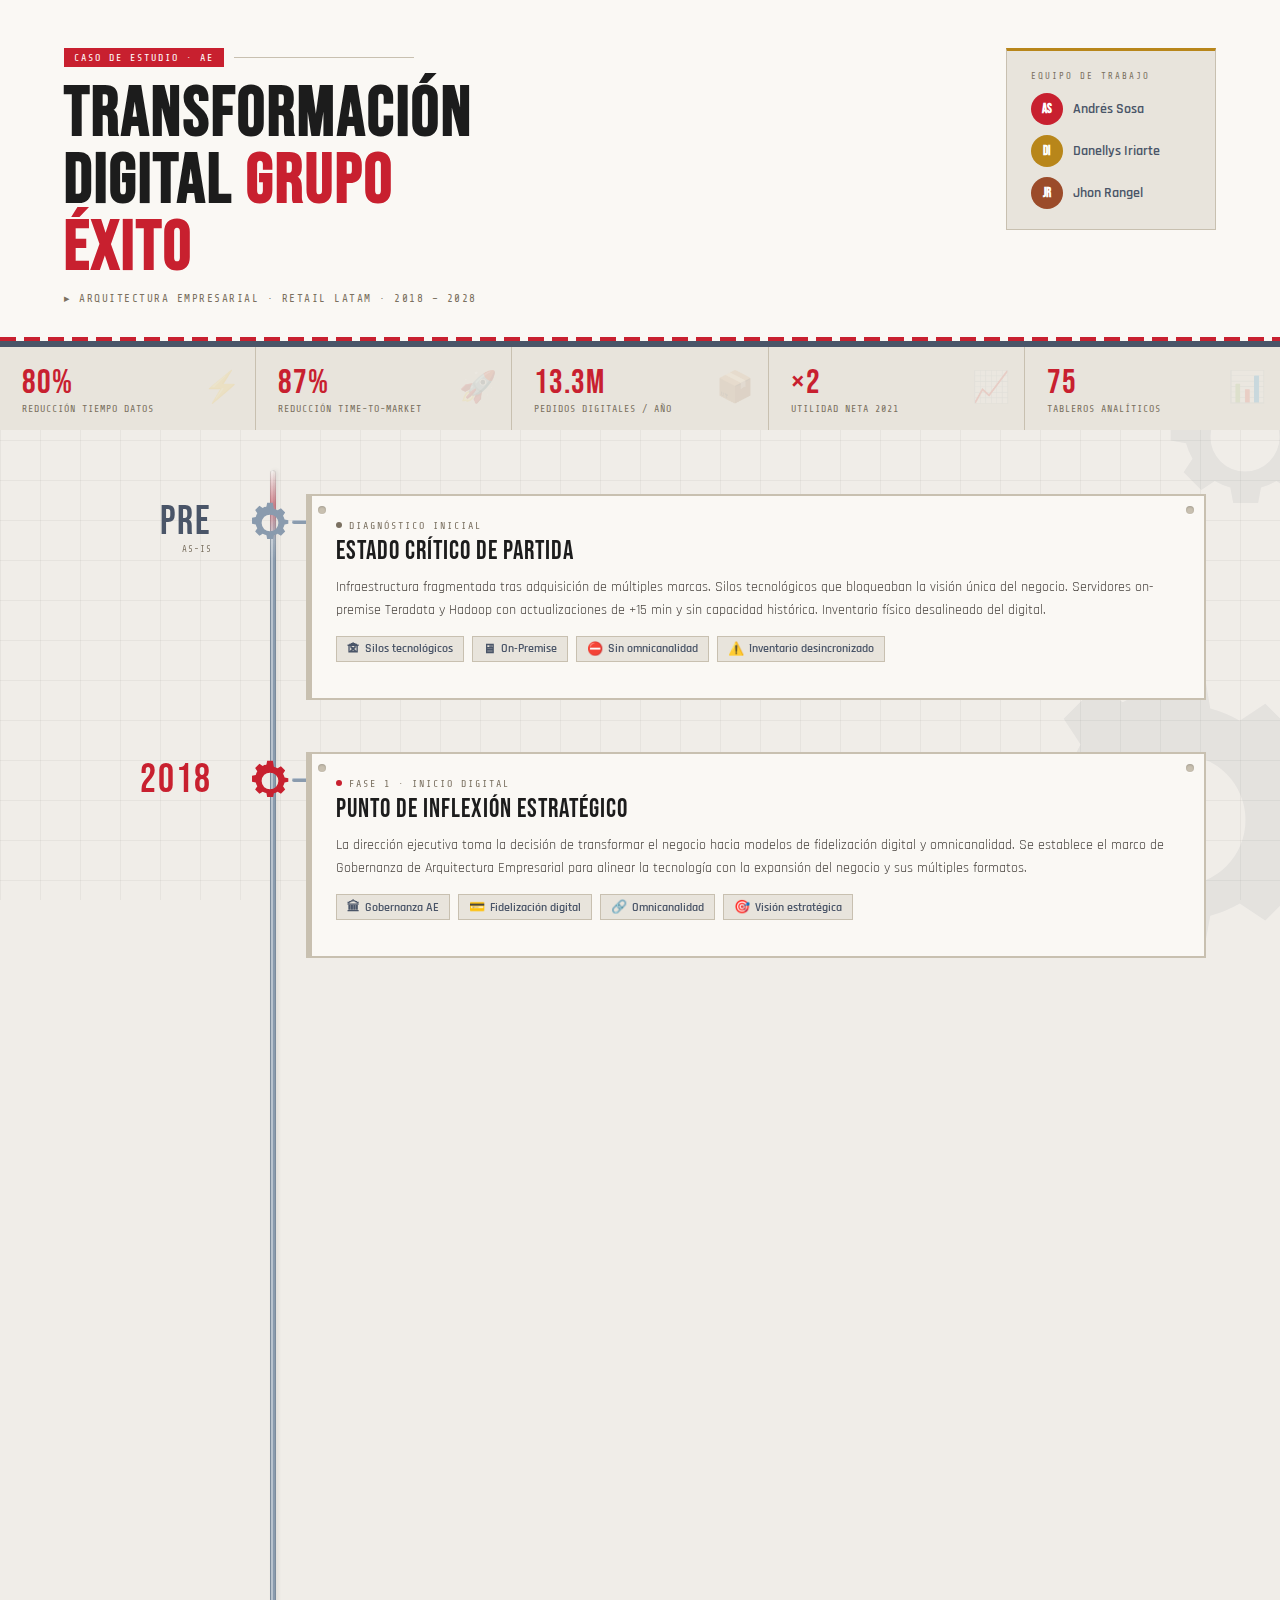
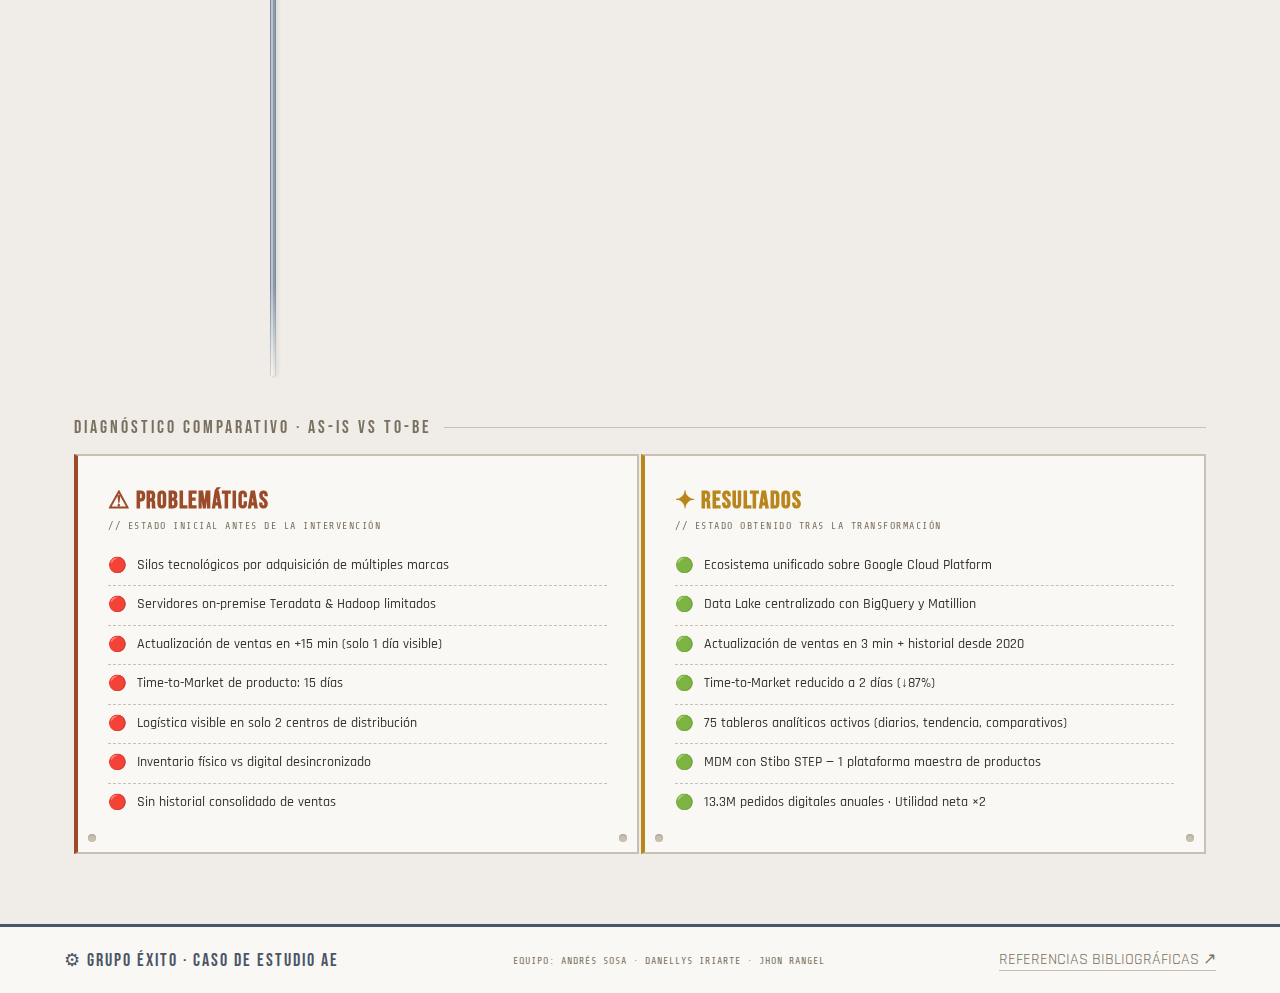
<file: index.html>
<!DOCTYPE html>
<html lang="es">
<head>
<meta charset="UTF-8">
<meta name="viewport" content="width=device-width, initial-scale=1.0">
  <title>Línea del Tiempo — Grupo Éxito</title>
  
  <!-- GOOGLE FONTS -->
  <link href="https://fonts.googleapis.com/css2?family=Bebas+Neue&family=Rajdhani:wght@400;500;600;700&family=Share+Tech+Mono&display=swap" rel="stylesheet">
  
  <!-- STYLES -->
  <link rel="stylesheet" href="styles.css">

  <!-- FAVICON -->
  <link rel="icon" type="image/svg+xml" href="favicon.svg">

</head>
<body>

<!-- DECORATIVE COGS (background) -->
<div class="cog-bg cog-tl">
  <svg class="spin-cw" width="280" height="280" viewBox="0 0 100 100">
    <path fill="#4A5568" d="M43.8 5.8l-1.5 8.1a34.5 34.5 0 0 0-8.2 3.4L27 12.6l-9.3 9.3 4.7 7.1a34.5 34.5 0 0 0-3.4 8.2l-8.1 1.5v13.1l8.1 1.5a34.5 34.5 0 0 0 3.4 8.2l-4.7 7.1 9.3 9.3 7.1-4.7a34.5 34.5 0 0 0 8.2 3.4l1.5 8.1h13.1l1.5-8.1a34.5 34.5 0 0 0 8.2-3.4l7.1 4.7 9.3-9.3-4.7-7.1a34.5 34.5 0 0 0 3.4-8.2l8.1-1.5V43.8l-8.1-1.5a34.5 34.5 0 0 0-3.4-8.2l4.7-7.1-9.3-9.3-7.1 4.7a34.5 34.5 0 0 0-8.2-3.4L56.2 5.8H43.8zm6.2 26a18.2 18.2 0 1 1 0 36.4A18.2 18.2 0 0 1 50 31.8z"/>
  </svg>
</div>
<div class="cog-bg cog-br">
  <svg class="spin-ccw" width="360" height="360" viewBox="0 0 100 100">
    <path fill="#4A5568" d="M43.8 5.8l-1.5 8.1a34.5 34.5 0 0 0-8.2 3.4L27 12.6l-9.3 9.3 4.7 7.1a34.5 34.5 0 0 0-3.4 8.2l-8.1 1.5v13.1l8.1 1.5a34.5 34.5 0 0 0 3.4 8.2l-4.7 7.1 9.3 9.3 7.1-4.7a34.5 34.5 0 0 0 8.2 3.4l1.5 8.1h13.1l1.5-8.1a34.5 34.5 0 0 0 8.2-3.4l7.1 4.7 9.3-9.3-4.7-7.1a34.5 34.5 0 0 0 3.4-8.2l8.1-1.5V43.8l-8.1-1.5a34.5 34.5 0 0 0-3.4-8.2l4.7-7.1-9.3-9.3-7.1 4.7a34.5 34.5 0 0 0-8.2-3.4L56.2 5.8H43.8zm6.2 26a18.2 18.2 0 1 1 0 36.4A18.2 18.2 0 0 1 50 31.8z"/>
  </svg>
</div>
<div class="cog-bg cog-mid">
  <svg class="spin-cw" width="190" height="190" viewBox="0 0 100 100">
    <path fill="#4A5568" d="M43.8 5.8l-1.5 8.1a34.5 34.5 0 0 0-8.2 3.4L27 12.6l-9.3 9.3 4.7 7.1a34.5 34.5 0 0 0-3.4 8.2l-8.1 1.5v13.1l8.1 1.5a34.5 34.5 0 0 0 3.4 8.2l-4.7 7.1 9.3 9.3 7.1-4.7a34.5 34.5 0 0 0 8.2 3.4l1.5 8.1h13.1l1.5-8.1a34.5 34.5 0 0 0 8.2-3.4l7.1 4.7 9.3-9.3-4.7-7.1a34.5 34.5 0 0 0 3.4-8.2l8.1-1.5V43.8l-8.1-1.5a34.5 34.5 0 0 0-3.4-8.2l4.7-7.1-9.3-9.3-7.1 4.7a34.5 34.5 0 0 0-8.2-3.4L56.2 5.8H43.8zm6.2 26a18.2 18.2 0 1 1 0 36.4A18.2 18.2 0 0 1 50 31.8z"/>
  </svg>
</div>

<!-- TICKER -->
<!-- <div class="ticker-bar">
  <div class="ticker-inner">
    <span>ARQUITECTURA EMPRESARIAL</span><span class="ticker-sep">◆</span>
    <span>GRUPO ÉXITO S.A.</span><span class="ticker-sep">◆</span>
    <span>TRANSFORMACIÓN DIGITAL 2018–2028</span><span class="ticker-sep">◆</span>
    <span>GOOGLE CLOUD PLATFORM</span><span class="ticker-sep">◆</span>
    <span>MASTER DATA MANAGEMENT</span><span class="ticker-sep">◆</span>
    <span>OMNICANALIDAD</span><span class="ticker-sep">◆</span>
    <span>DATA LAKE · BIGQUERY · MATILLION</span><span class="ticker-sep">◆</span>
    <span>UTILIDAD NETA ×2</span><span class="ticker-sep">◆</span>
    <span>13.3M PEDIDOS DIGITALES</span><span class="ticker-sep">◆</span>
    <span>ARQUITECTURA EMPRESARIAL</span><span class="ticker-sep">◆</span>
    <span>GRUPO ÉXITO S.A.</span><span class="ticker-sep">◆</span>
    <span>TRANSFORMACIÓN DIGITAL 2018–2028</span><span class="ticker-sep">◆</span>
    <span>GOOGLE CLOUD PLATFORM</span><span class="ticker-sep">◆</span>
    <span>MASTER DATA MANAGEMENT</span><span class="ticker-sep">◆</span>
    <span>OMNICANALIDAD</span><span class="ticker-sep">◆</span>
    <span>DATA LAKE · BIGQUERY · MATILLION</span><span class="ticker-sep">◆</span>
    <span>UTILIDAD NETA ×2</span><span class="ticker-sep">◆</span>
    <span>13.3M PEDIDOS DIGITALES</span><span class="ticker-sep">◆</span>
  </div>
</div> -->

<!-- HEADER -->
<header>
  <div class="header-top">
    <div>
      <div class="badge-row">
        <div class="badge">CASO DE ESTUDIO · AE</div>
        <div class="badge-line"></div>
      </div>
      <h1>TRANSFORMACIÓN<br>DIGITAL <span class="accent">GRUPO<br>ÉXITO</span></h1>
      <div class="header-sub">▸ ARQUITECTURA EMPRESARIAL · RETAIL LATAM · 2018 – 2028</div>
    </div>
    <div class="team-box">
      <div class="team-label"> EQUIPO DE TRABAJO</div>
      <div class="team-member"><div class="avatar av-r">AS</div>Andrés Sosa</div>
      <div class="team-member"><div class="avatar av-g">DI</div>Danellys Iriarte</div>
      <div class="team-member"><div class="avatar av-s">JR</div>Jhon Rangel</div>
    </div>
  </div>
</header>

<!-- STAT BAR -->
<div class="stat-bar">
  <div class="stat-item"><div class="stat-num">80%</div><div class="stat-desc">REDUCCIÓN TIEMPO DATOS</div><div class="stat-icon">⚡</div></div>
  <div class="stat-item"><div class="stat-num">87%</div><div class="stat-desc">REDUCCIÓN TIME-TO-MARKET</div><div class="stat-icon">🚀</div></div>
  <div class="stat-item"><div class="stat-num">13.3M</div><div class="stat-desc">PEDIDOS DIGITALES / AÑO</div><div class="stat-icon">📦</div></div>
  <div class="stat-item"><div class="stat-num">×2</div><div class="stat-desc">UTILIDAD NETA 2021</div><div class="stat-icon">📈</div></div>
  <div class="stat-item"><div class="stat-num">75</div><div class="stat-desc">TABLEROS ANALÍTICOS</div><div class="stat-icon">📊</div></div>
</div>

<!-- TIMELINE -->
<div class="timeline-outer">
  <div class="pipe-track"><div class="pipe-flow"></div></div>

  <!-- AS-IS -->
  <div class="entry neutral-entry">
    <div class="year-col"><div class="year">PRE</div><div class="yr-sub">AS-IS</div></div>
    <div class="node-col">
      <div class="cog-node"><svg width="46" height="46" viewBox="0 0 100 100"><path fill="#8A9BAE" d="M43.8 5.8l-1.5 8.1a34.5 34.5 0 0 0-8.2 3.4L27 12.6l-9.3 9.3 4.7 7.1a34.5 34.5 0 0 0-3.4 8.2l-8.1 1.5v13.1l8.1 1.5a34.5 34.5 0 0 0 3.4 8.2l-4.7 7.1 9.3 9.3 7.1-4.7a34.5 34.5 0 0 0 8.2 3.4l1.5 8.1h13.1l1.5-8.1a34.5 34.5 0 0 0 8.2-3.4l7.1 4.7 9.3-9.3-4.7-7.1a34.5 34.5 0 0 0 3.4-8.2l8.1-1.5V43.8l-8.1-1.5a34.5 34.5 0 0 0-3.4-8.2l4.7-7.1-9.3-9.3-7.1 4.7a34.5 34.5 0 0 0-8.2-3.4L56.2 5.8H43.8zm6.2 26a18.2 18.2 0 1 1 0 36.4A18.2 18.2 0 0 1 50 31.8z"/></svg></div>
      <div class="h-pipe"></div>
    </div>
    <div class="card">
      <div class="accent-bar"></div>
      <div class="card-phase"><span class="pdot"></span>DIAGNÓSTICO INICIAL</div>
      <div class="card-title">Estado Crítico de Partida</div>
      <div class="card-body">Infraestructura fragmentada tras adquisición de múltiples marcas. Silos tecnológicos que bloqueaban la visión única del negocio. Servidores on-premise Teradata y Hadoop con actualizaciones de +15 min y sin capacidad histórica. Inventario físico desalineado del digital.</div>
      <div class="icon-strip">
        <div class="icon-chip"><span class="chip-icon">🏚</span> Silos tecnológicos</div>
        <div class="icon-chip"><span class="chip-icon">🖥</span> On-Premise</div>
        <div class="icon-chip"><span class="chip-icon">⛔</span> Sin omnicanalidad</div>
        <div class="icon-chip"><span class="chip-icon">⚠️</span> Inventario desincronizado</div>
      </div>
    </div>
  </div>

  <!-- 2018 -->
  <div class="entry">
    <div class="year-col"><div class="year red">2018</div></div>
    <div class="node-col">
      <div class="cog-node"><svg width="46" height="46" viewBox="0 0 100 100"><path fill="#C8202F" d="M43.8 5.8l-1.5 8.1a34.5 34.5 0 0 0-8.2 3.4L27 12.6l-9.3 9.3 4.7 7.1a34.5 34.5 0 0 0-3.4 8.2l-8.1 1.5v13.1l8.1 1.5a34.5 34.5 0 0 0 3.4 8.2l-4.7 7.1 9.3 9.3 7.1-4.7a34.5 34.5 0 0 0 8.2 3.4l1.5 8.1h13.1l1.5-8.1a34.5 34.5 0 0 0 8.2-3.4l7.1 4.7 9.3-9.3-4.7-7.1a34.5 34.5 0 0 0 3.4-8.2l8.1-1.5V43.8l-8.1-1.5a34.5 34.5 0 0 0-3.4-8.2l4.7-7.1-9.3-9.3-7.1 4.7a34.5 34.5 0 0 0-8.2-3.4L56.2 5.8H43.8zm6.2 26a18.2 18.2 0 1 1 0 36.4A18.2 18.2 0 0 1 50 31.8z"/></svg></div>
      <div class="h-pipe"></div>
    </div>
    <div class="card">
      <div class="accent-bar"></div>
      <div class="card-phase"><span class="pdot"></span>FASE 1 · INICIO DIGITAL</div>
      <div class="card-title">Punto de Inflexión Estratégico</div>
      <div class="card-body">La dirección ejecutiva toma la decisión de transformar el negocio hacia modelos de fidelización digital y omnicanalidad. Se establece el marco de Gobernanza de Arquitectura Empresarial para alinear la tecnología con la expansión del negocio y sus múltiples formatos.</div>
      <div class="icon-strip">
        <div class="icon-chip"><span class="chip-icon">🏛</span> Gobernanza AE</div>
        <div class="icon-chip"><span class="chip-icon">💳</span> Fidelización digital</div>
        <div class="icon-chip"><span class="chip-icon">🔗</span> Omnicanalidad</div>
        <div class="icon-chip"><span class="chip-icon">🎯</span> Visión estratégica</div>
      </div>
    </div>
  </div>

  <!-- 2019-2020 -->
  <div class="entry">
    <div class="year-col"><div class="year red">2019</div><div class="yr-sub">— 2020</div></div>
    <div class="node-col">
      <div class="cog-node"><svg width="46" height="46" viewBox="0 0 100 100"><path fill="#C8202F" d="M43.8 5.8l-1.5 8.1a34.5 34.5 0 0 0-8.2 3.4L27 12.6l-9.3 9.3 4.7 7.1a34.5 34.5 0 0 0-3.4 8.2l-8.1 1.5v13.1l8.1 1.5a34.5 34.5 0 0 0 3.4 8.2l-4.7 7.1 9.3 9.3 7.1-4.7a34.5 34.5 0 0 0 8.2 3.4l1.5 8.1h13.1l1.5-8.1a34.5 34.5 0 0 0 8.2-3.4l7.1 4.7 9.3-9.3-4.7-7.1a34.5 34.5 0 0 0 3.4-8.2l8.1-1.5V43.8l-8.1-1.5a34.5 34.5 0 0 0-3.4-8.2l4.7-7.1-9.3-9.3-7.1 4.7a34.5 34.5 0 0 0-8.2-3.4L56.2 5.8H43.8zm6.2 26a18.2 18.2 0 1 1 0 36.4A18.2 18.2 0 0 1 50 31.8z"/></svg></div>
      <div class="h-pipe"></div>
    </div>
    <div class="card">
      <div class="accent-bar"></div>
      <div class="card-phase"><span class="pdot"></span>FASE 2 · CONSOLIDACIÓN CLOUD</div>
      <div class="card-title">Migración a Google Cloud Platform</div>
      <div class="card-body">Migración masiva a GCP con entrada en producción en febrero de 2020. Creación de un Data Lake centralizado con BigQuery y Matillion para procesamiento near-real-time. Implementación de MDM con STEP de Stibo Systems para gestión maestra de productos y activos digitales en una única plataforma.</div>
      <div class="icon-strip">
        <div class="icon-chip"><span class="chip-icon">☁️</span> Google Cloud</div>
        <div class="icon-chip"><span class="chip-icon">🔷</span> BigQuery</div>
        <div class="icon-chip"><span class="chip-icon">⚙️</span> Matillion</div>
        <div class="icon-chip"><span class="chip-icon">🗄</span> Data Lake</div>
        <div class="icon-chip"><span class="chip-icon">📋</span> Stibo STEP MDM</div>
      </div>
      <div class="kpi-row">
        <div class="kpi"><div class="kpi-num">FEB 20</div><div class="kpi-lbl">Producción GCP</div></div>
        <div class="kpi"><div class="kpi-num">3 MIN</div><div class="kpi-lbl"> Actualización de datos</div></div>
        <div class="kpi"><div class="kpi-num">2 DÍAS</div><div class="kpi-lbl">Tiempo de entrega</div></div>
      </div>
    </div>
  </div>

  <!-- 2021-2022 -->
  <div class="entry gold-entry">
    <div class="year-col"><div class="year gold">2021</div><div class="yr-sub">— 2022</div></div>
    <div class="node-col">
      <div class="cog-node"><svg width="46" height="46" viewBox="0 0 100 100"><path fill="#B8861A" d="M43.8 5.8l-1.5 8.1a34.5 34.5 0 0 0-8.2 3.4L27 12.6l-9.3 9.3 4.7 7.1a34.5 34.5 0 0 0-3.4 8.2l-8.1 1.5v13.1l8.1 1.5a34.5 34.5 0 0 0 3.4 8.2l-4.7 7.1 9.3 9.3 7.1-4.7a34.5 34.5 0 0 0 8.2 3.4l1.5 8.1h13.1l1.5-8.1a34.5 34.5 0 0 0 8.2-3.4l7.1 4.7 9.3-9.3-4.7-7.1a34.5 34.5 0 0 0 3.4-8.2l8.1-1.5V43.8l-8.1-1.5a34.5 34.5 0 0 0-3.4-8.2l4.7-7.1-9.3-9.3-7.1 4.7a34.5 34.5 0 0 0-8.2-3.4L56.2 5.8H43.8zm6.2 26a18.2 18.2 0 1 1 0 36.4A18.2 18.2 0 0 1 50 31.8z"/></svg></div>
      <div class="h-pipe"></div>
    </div>
    <div class="card">
      <div class="accent-bar"></div>
      <div class="card-phase"><span class="pdot"></span>FASE 3 · MADUREZ OPERATIVA</div>
      <div class="card-title">Cosecha de Resultados</div>
      <div class="card-body">El ecosistema digital integrado produce resultados financieros y operativos excepcionales. El 49% del CAPEX fue destinado a innovación y transformación digital. 75 tableros analíticos activos con historial completo de ventas desde 2020 para toma de decisiones en tiempo real con acceso desde cualquier punto.</div>
      <div class="icon-strip">
        <div class="icon-chip"><span class="chip-icon">📊</span> 75 Dashboards</div>
        <div class="icon-chip"><span class="chip-icon">💰</span> 49% CAPEX digital</div>
        <div class="icon-chip"><span class="chip-icon">📱</span> 13.3M pedidos</div>
        <div class="icon-chip"><span class="chip-icon">📈</span> Historial 2020+</div>
      </div>
      <div class="kpi-row">
        <div class="kpi"><div class="kpi-num">$474B</div><div class="kpi-lbl">Utilidad neta COP</div></div>
        <div class="kpi"><div class="kpi-num">×2</div><div class="kpi-lbl">vs año anterior</div></div>
        <div class="kpi"><div class="kpi-num">13.3M</div><div class="kpi-lbl">Pedidos digitales</div></div>
        <div class="kpi"><div class="kpi-num">49%</div><div class="kpi-lbl"> CAPEX innovación</div></div>
      </div>
    </div>
  </div>

  <!-- 2024-2028 -->
  <div class="entry neutral-entry">
    <div class="year-col"><div class="year">2024</div><div class="yr-sub">— 2028</div></div>
    <div class="node-col">
      <div class="cog-node"><svg width="46" height="46" viewBox="0 0 100 100"><path fill="#8A9BAE" d="M43.8 5.8l-1.5 8.1a34.5 34.5 0 0 0-8.2 3.4L27 12.6l-9.3 9.3 4.7 7.1a34.5 34.5 0 0 0-3.4 8.2l-8.1 1.5v13.1l8.1 1.5a34.5 34.5 0 0 0 3.4 8.2l-4.7 7.1 9.3 9.3 7.1-4.7a34.5 34.5 0 0 0 8.2 3.4l1.5 8.1h13.1l1.5-8.1a34.5 34.5 0 0 0 8.2-3.4l7.1 4.7 9.3-9.3-4.7-7.1a34.5 34.5 0 0 0 3.4-8.2l8.1-1.5V43.8l-8.1-1.5a34.5 34.5 0 0 0-3.4-8.2l4.7-7.1-9.3-9.3-7.1 4.7a34.5 34.5 0 0 0-8.2-3.4L56.2 5.8H43.8zm6.2 26a18.2 18.2 0 1 1 0 36.4A18.2 18.2 0 0 1 50 31.8z"/></svg></div>
      <div class="h-pipe"></div>
    </div>
    <div class="card">
      <div class="accent-bar"></div>
      <div class="card-phase"><span class="pdot"></span>FASE 4 · UNIFICACIÓN DE MARCAS · EN CURSO</div>
      <div class="card-title">Consolidación Total del Ecosistema</div>
      <div class="card-body">Proyecto de inversión de $560.000 millones de pesos para convertir 150 tiendas a los formatos Éxito y Carulla. Unificación total de arquitectura de datos, operaciones logísticas y experiencia omnicanal en todos los puntos de contacto físicos y digitales.</div>
      <div class="icon-strip">
        <div class="icon-chip"><span class="chip-icon">🏪</span> 150 tiendas</div>
        <div class="icon-chip"><span class="chip-icon">💵</span> $560.000M COP</div>
        <div class="icon-chip"><span class="chip-icon">🔀</span> Éxito · Carulla</div>
        <div class="icon-chip"><span class="chip-icon">🌐</span> Omnicanal total</div>
      </div>
    </div>
  </div>

</div><!-- /timeline-outer -->

<!-- AS-IS vs TO-BE -->
<div class="comparison">
  <div class="comp-title">DIAGNÓSTICO COMPARATIVO · AS-IS vs TO-BE</div>
  <div class="comp-grid">
    <div class="comp-block asis">
      <h3>⚠ Problemáticas</h3>
      <div class="comp-sub">// ESTADO INICIAL ANTES DE LA INTERVENCIÓN</div>
      <ul class="comp-list">
        <li><span class="li-ico">🔴</span>Silos tecnológicos por adquisición de múltiples marcas</li>
        <li><span class="li-ico">🔴</span>Servidores on-premise Teradata &amp; Hadoop limitados</li>
        <li><span class="li-ico">🔴</span>Actualización de ventas en +15 min (solo 1 día visible)</li>
        <li><span class="li-ico">🔴</span>Time-to-Market de producto: 15 días</li>
        <li><span class="li-ico">🔴</span>Logística visible en solo 2 centros de distribución</li>
        <li><span class="li-ico">🔴</span>Inventario físico vs digital desincronizado</li>
        <li><span class="li-ico">🔴</span>Sin historial consolidado de ventas</li>
      </ul>
    </div>
    <div class="comp-block tobe">
      <h3>✦ Resultados</h3>
      <div class="comp-sub">// ESTADO OBTENIDO TRAS LA TRANSFORMACIÓN</div>
      <ul class="comp-list">
        <li><span class="li-ico">🟢</span>Ecosistema unificado sobre Google Cloud Platform</li>
        <li><span class="li-ico">🟢</span>Data Lake centralizado con BigQuery y Matillion</li>
        <li><span class="li-ico">🟢</span>Actualización de ventas en 3 min + historial desde 2020</li>
        <li><span class="li-ico">🟢</span>Time-to-Market reducido a 2 días (↓87%)</li>
        <li><span class="li-ico">🟢</span>75 tableros analíticos activos (diarios, tendencia, comparativos)</li>
        <li><span class="li-ico">🟢</span>MDM con Stibo STEP — 1 plataforma maestra de productos</li>
        <li><span class="li-ico">🟢</span>13.3M pedidos digitales anuales · Utilidad neta ×2</li>
      </ul>
    </div>
  </div>
</div>

<!-- FOOTER -->
<footer>
  <div class="footer-brand">⚙ GRUPO ÉXITO · CASO DE ESTUDIO AE</div>
  <div class="footer-meta">EQUIPO: ANDRÉS SOSA · DANELLYS IRIARTE · JHON RANGEL</div>
  
  <a href="https://drive.google.com/file/d/1mkq4MTHAWDlQrUMUbP4pPxCR0q3O46kU/view?usp=sharing" 
     target="_blank" 
     rel="noopener noreferrer">
    REFERENCIAS BIBLIOGRÁFICAS ↗
  </a>

</footer>

<!-- SCRIPT -->
<script src="index.js"></script>

</body>
</html>
</file>
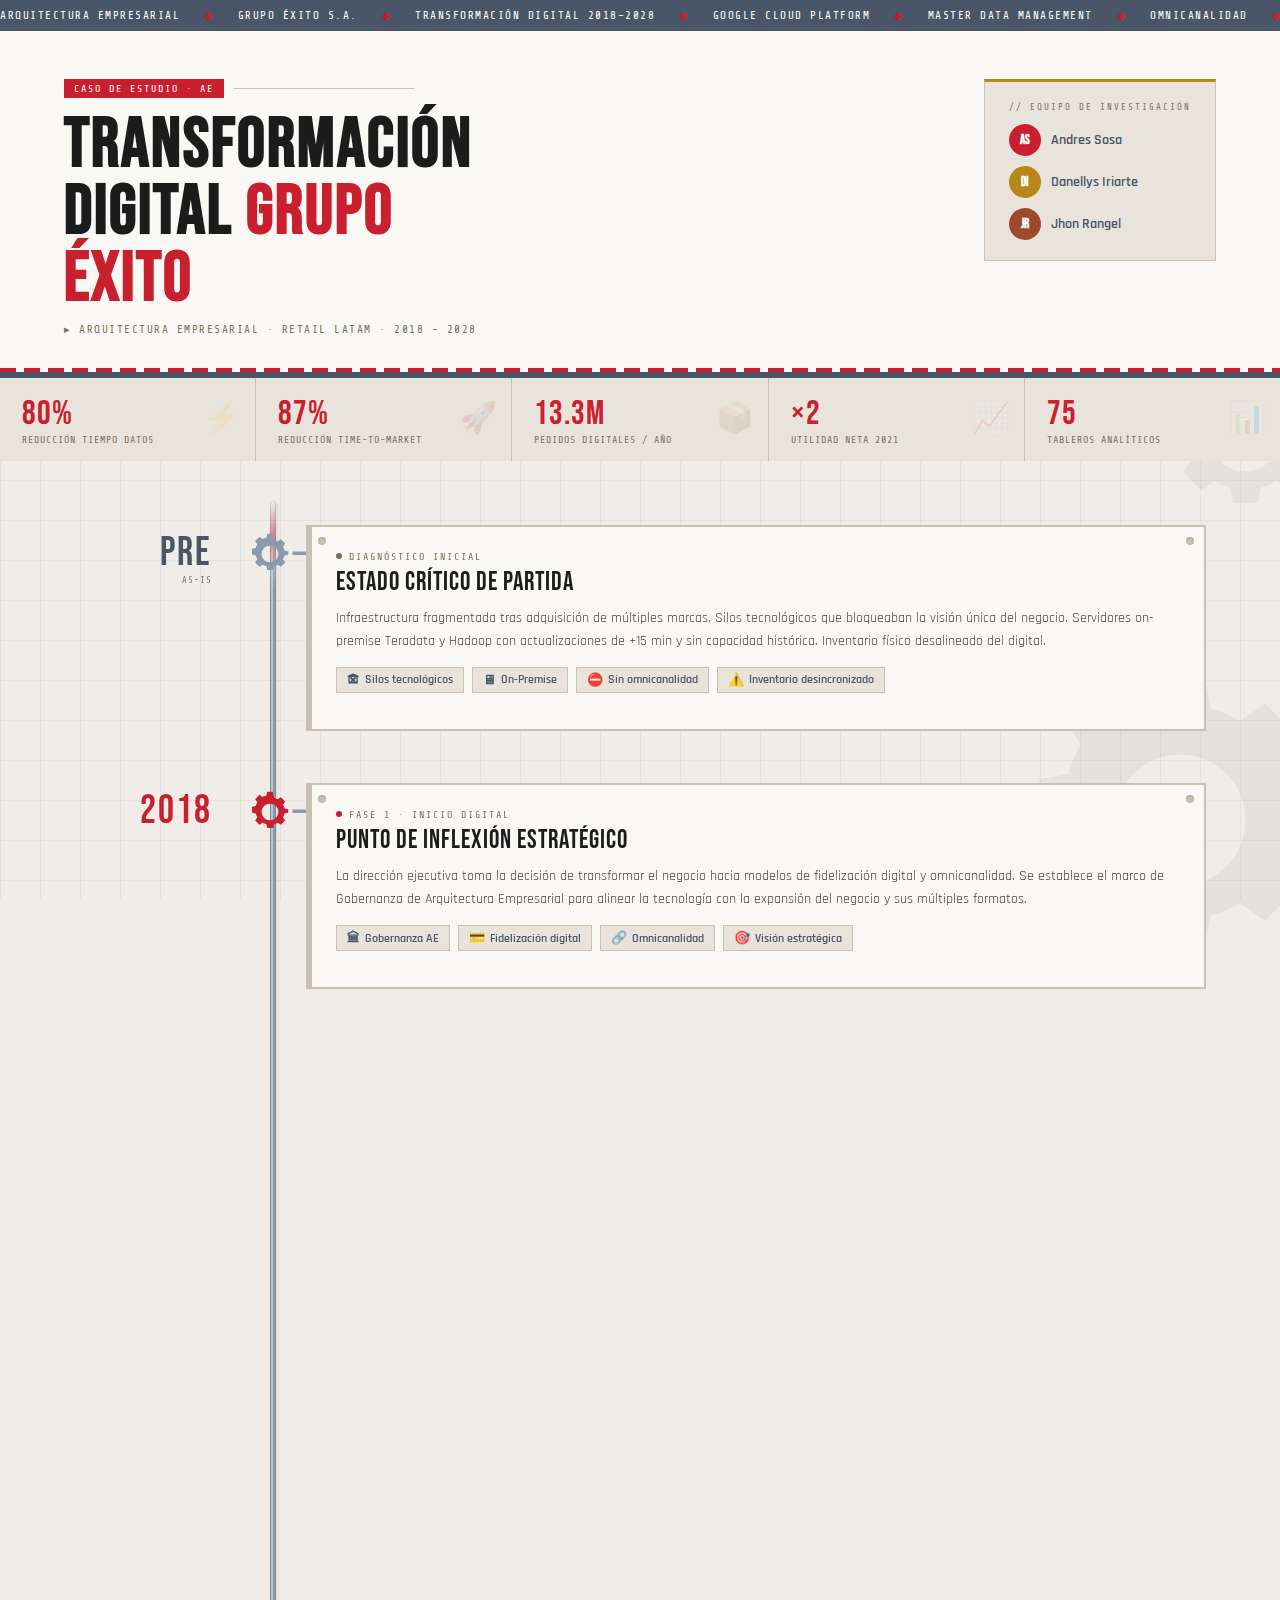
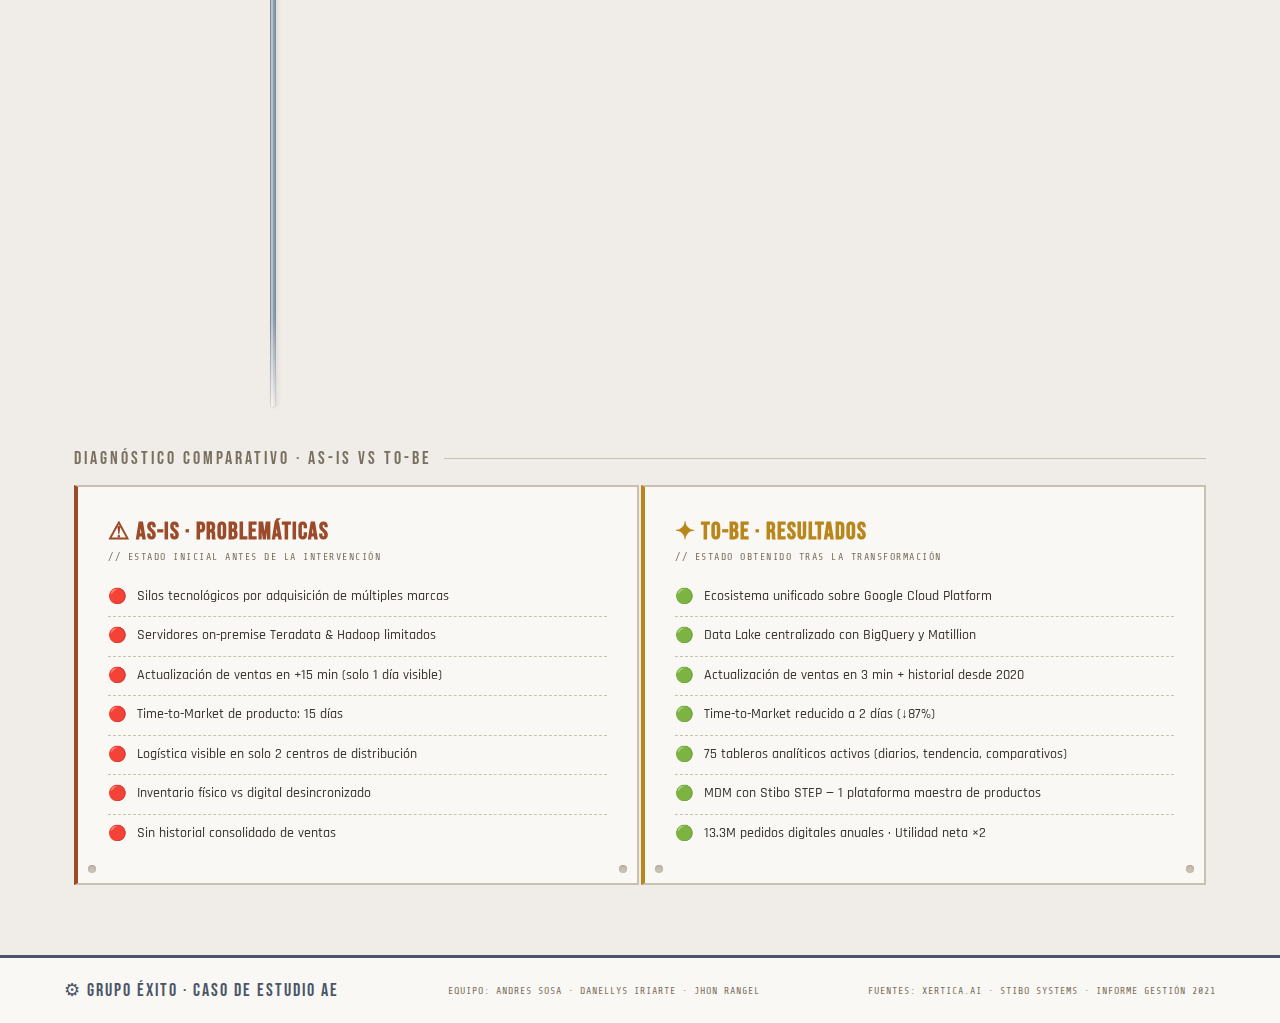
<file: grupo-exito-timeline.html>
<!DOCTYPE html>
<html lang="es">
<head>
<meta charset="UTF-8">
<meta name="viewport" content="width=device-width, initial-scale=1.0">
<title>Línea del Tiempo — Grupo Éxito</title>
<link href="https://fonts.googleapis.com/css2?family=Bebas+Neue&family=Rajdhani:wght@400;500;600;700&family=Share+Tech+Mono&display=swap" rel="stylesheet">
<style>
:root {
  --bg:       #F0EDE8;
  --bg2:      #E8E4DC;
  --paper:    #FAF8F4;
  --red:      #C8202F;
  --gold:     #B8861A;
  --steel:    #4A5568;
  --rust:     #9B4B2A;
  --ink:      #1C1C1C;
  --muted:    #7A7060;
  --border:   #C8C0B0;
  --pipe:     #8A9BAE;
}
*, *::before, *::after { box-sizing: border-box; margin: 0; padding: 0; }
body {
  background: var(--bg);
  color: var(--ink);
  font-family: 'Rajdhani', sans-serif;
  overflow-x: hidden;
}
body::before {
  content: '';
  position: fixed; inset: 0;
  background-image:
    linear-gradient(rgba(0,0,0,.04) 1px, transparent 1px),
    linear-gradient(90deg, rgba(0,0,0,.04) 1px, transparent 1px);
  background-size: 40px 40px;
  pointer-events: none; z-index: 0;
}

/* DECORATIVE COGS */
.cog-bg { position: fixed; pointer-events: none; z-index: 0; opacity: .07; }
.cog-tl { top: -80px; left: -80px; }
.cog-br { bottom: -100px; right: -80px; }
.cog-mid { top: 38%; right: -60px; }
@keyframes spin-cw  { to { transform: rotate(360deg); } }
@keyframes spin-ccw { to { transform: rotate(-360deg); } }
.spin-cw  { animation: spin-cw  20s linear infinite; transform-origin: center; display: block; }
.spin-ccw { animation: spin-ccw 14s linear infinite; transform-origin: center; display: block; }

/* TICKER */
.ticker-bar {
  position: relative; z-index: 2;
  background: var(--steel); color: white;
  padding: 9px 0; overflow: hidden;
  font-family: 'Share Tech Mono', monospace;
  font-size: 11px; letter-spacing: 1.5px;
}
.ticker-inner {
  display: flex;
  animation: ticker 30s linear infinite;
  white-space: nowrap; width: max-content;
}
@keyframes ticker { 0% { transform: translateX(0); } 100% { transform: translateX(-50%); } }
.ticker-sep { margin: 0 24px; color: var(--red); }

/* HEADER */
header {
  position: relative; z-index: 2;
  background: var(--paper);
  border-bottom: 3px solid var(--steel);
  padding: 48px 64px 36px;
  overflow: hidden;
}
header::after {
  content: '';
  position: absolute; bottom: 0; left: 0; right: 0; height: 4px;
  background: repeating-linear-gradient(90deg, var(--red) 0, var(--red) 16px, transparent 16px, transparent 24px);
}
.header-top { display: flex; justify-content: space-between; align-items: flex-start; flex-wrap: wrap; gap: 30px; }
.badge-row { display: flex; align-items: center; gap: 10px; margin-bottom: 14px; }
.badge {
  font-family: 'Share Tech Mono', monospace;
  font-size: 10px; letter-spacing: 2px;
  background: var(--red); color: white; padding: 4px 10px;
}
.badge-line { flex: 1; height: 1px; background: var(--border); max-width: 180px; }
header h1 {
  font-family: 'Bebas Neue', sans-serif;
  font-size: clamp(2.8rem, 5.5vw, 5rem);
  line-height: .95; letter-spacing: 2px;
}
header h1 .accent { color: var(--red); }
.header-sub {
  font-family: 'Share Tech Mono', monospace;
  font-size: 11px; color: var(--muted); margin-top: 10px; letter-spacing: 1.5px;
}
/* Team card */
.team-box {
  background: var(--bg2);
  border: 1px solid var(--border);
  border-top: 3px solid var(--gold);
  padding: 20px 24px; min-width: 210px;
}
.team-label {
  font-family: 'Share Tech Mono', monospace;
  font-size: 9px; letter-spacing: 2px; color: var(--muted); margin-bottom: 12px;
}
.team-member {
  display: flex; align-items: center; gap: 10px;
  margin-bottom: 10px; font-size: 14px; font-weight: 600; color: var(--steel);
}
.team-member:last-child { margin-bottom: 0; }
.avatar {
  width: 32px; height: 32px; border-radius: 50%;
  display: flex; align-items: center; justify-content: center;
  font-family: 'Bebas Neue', sans-serif; font-size: 13px; color: white; flex-shrink: 0;
}
.av-r { background: var(--red); }
.av-g { background: var(--gold); }
.av-s { background: var(--rust); }

/* STAT BAR */
.stat-bar {
  position: relative; z-index: 2;
  display: flex; flex-wrap: wrap;
  border-top: 3px solid var(--steel);
  background: var(--bg2);
}
.stat-item {
  flex: 1; min-width: 130px;
  padding: 16px 22px;
  border-right: 1px solid var(--border);
  position: relative; overflow: hidden;
}
.stat-item:last-child { border-right: none; }
.stat-num {
  font-family: 'Bebas Neue', sans-serif;
  font-size: 2.1rem; color: var(--red); letter-spacing: 1px;
}
.stat-desc {
  font-family: 'Share Tech Mono', monospace;
  font-size: 10px; color: var(--muted); letter-spacing: 1px;
}
.stat-icon { position: absolute; right: 14px; top: 50%; transform: translateY(-50%); font-size: 1.9rem; opacity: .13; }

/* TIMELINE WRAPPER */
.timeline-outer {
  position: relative; z-index: 2;
  max-width: 1260px; margin: 0 auto;
  padding: 64px 64px;
}
/* VERTICAL PIPE */
.pipe-track {
  position: absolute;
  left: calc(64px + 160px + 36px);
  top: 40px; bottom: 40px;
  width: 6px;
  background: linear-gradient(to bottom, transparent, var(--pipe) 6%, var(--pipe) 94%, transparent);
  border-radius: 3px;
  box-shadow: inset 0 0 0 1px rgba(0,0,0,.1), 2px 0 4px rgba(0,0,0,.07);
}
.pipe-track::before {
  content: ''; position: absolute; left: 1px; top: 0; bottom: 0; width: 2px;
  background: rgba(255,255,255,.4); border-radius: 1px;
}
.pipe-flow {
  position: absolute; left: 0; width: 100%;
  height: 70px; top: 0;
  background: linear-gradient(to bottom, transparent, rgba(200,32,47,.45), transparent);
  animation: flow 3.2s linear infinite; border-radius: 3px;
}
@keyframes flow { 0% { top: -70px; } 100% { top: 100%; } }

/* ENTRY */
.entry {
  display: grid;
  grid-template-columns: 160px 72px 1fr;
  align-items: start;
  margin-bottom: 52px;
  opacity: 0; transform: translateX(-28px);
  transition: opacity .55s ease, transform .55s ease;
}
.entry.visible { opacity: 1; transform: none; }

.year-col { text-align: right; padding-right: 22px; padding-top: 8px; }
.year {
  font-family: 'Bebas Neue', sans-serif;
  font-size: 2.5rem; letter-spacing: 2px; color: var(--steel); line-height: 1;
}
.year.red  { color: var(--red); }
.year.gold { color: var(--gold); }
.yr-sub {
  font-family: 'Share Tech Mono', monospace;
  font-size: 9px; color: var(--muted); letter-spacing: 1px; margin-top: 2px;
}

.node-col { display: flex; justify-content: center; padding-top: 6px; position: relative; }

/* COG NODE */
.cog-node {
  width: 46px; height: 46px;
  flex-shrink: 0; position: relative; z-index: 1;
}
.cog-node svg { transition: transform .5s ease; }
.entry:hover .cog-node svg { transform: rotate(90deg); }

/* horizontal pipe segment */
.h-pipe {
  position: absolute; top: 26px; right: -4px;
  width: 18px; height: 4px;
  background: var(--pipe); border-radius: 2px;
  box-shadow: inset 0 1px 0 rgba(255,255,255,.4);
}

/* CARD */
.card {
  background: var(--paper);
  border: 2px solid var(--border);
  padding: 24px 28px;
  position: relative;
  transition: transform .3s, border-color .3s, box-shadow .3s;
  overflow: hidden;
}
/* rivets */
.card::before, .card::after {
  content: '';
  position: absolute; width: 8px; height: 8px; border-radius: 50%;
  background: var(--border);
  box-shadow: inset 0 1px 2px rgba(0,0,0,.18), 0 1px 0 rgba(255,255,255,.6);
}
.card::before { top: 10px; left: 10px; }
.card::after  { top: 10px; right: 10px; }
.accent-bar {
  position: absolute; left: 0; top: 0; bottom: 0; width: 4px;
  background: var(--border); transition: background .3s;
}
.entry:hover .card { border-color: var(--steel); box-shadow: 4px 4px 0 var(--border); transform: translateY(-3px); }
.entry:hover       .accent-bar { background: var(--red); }
.entry.gold-entry:hover .accent-bar { background: var(--gold); }

.card-phase {
  font-family: 'Share Tech Mono', monospace;
  font-size: 10px; letter-spacing: 2px; color: var(--muted);
  margin-bottom: 6px; display: flex; align-items: center; gap: 7px;
}
.pdot { width: 6px; height: 6px; border-radius: 50%; background: var(--red); flex-shrink: 0; }
.gold-entry .pdot { background: var(--gold); }
.neutral-entry .pdot { background: var(--muted); }

.card-title {
  font-family: 'Bebas Neue', sans-serif;
  font-size: 1.65rem; letter-spacing: 1px; color: var(--ink);
  margin-bottom: 10px; line-height: 1.1;
}
.card-body { font-size: 14px; color: #4A4540; line-height: 1.65; font-weight: 400; margin-bottom: 14px; }

.icon-strip { display: flex; gap: 8px; flex-wrap: wrap; margin-bottom: 12px; }
.icon-chip {
  display: flex; align-items: center; gap: 5px;
  background: var(--bg2); border: 1px solid var(--border);
  padding: 4px 10px;
  font-size: 12px; font-weight: 600; color: var(--steel);
  transition: border-color .2s;
}
.entry:hover .icon-chip { border-color: var(--steel); }
.chip-icon { font-size: 13px; }

.kpi-row { display: flex; flex-wrap: wrap; gap: 0; border: 1px solid var(--border); overflow: hidden; margin-top: 4px; }
.kpi { flex: 1; min-width: 90px; padding: 9px 14px; border-right: 1px solid var(--border); background: var(--bg2); }
.kpi:last-child { border-right: none; }
.kpi-num { font-family: 'Bebas Neue', sans-serif; font-size: 1.6rem; color: var(--red); letter-spacing: 1px; }
.gold-entry .kpi-num { color: var(--gold); }
.kpi-lbl { font-family: 'Share Tech Mono', monospace; font-size: 9px; color: var(--muted); letter-spacing: 1px; text-transform: uppercase; }

/* COMPARISON */
.comparison {
  position: relative; z-index: 2;
  max-width: 1260px; margin: 0 auto;
  padding: 0 64px 70px;
}
.comp-title {
  font-family: 'Bebas Neue', sans-serif;
  font-size: 1.1rem; letter-spacing: 3px; color: var(--muted);
  margin-bottom: 16px; display: flex; align-items: center; gap: 12px;
}
.comp-title::after { content: ''; flex: 1; height: 1px; background: var(--border); }
.comp-grid { display: grid; grid-template-columns: 1fr 1fr; gap: 2px; }
.comp-block {
  background: var(--paper); border: 2px solid var(--border); padding: 30px;
  position: relative; overflow: hidden;
}
.comp-block::before,.comp-block::after {
  content:''; position:absolute; width:8px; height:8px; border-radius:50%;
  background:var(--border); box-shadow:inset 0 1px 2px rgba(0,0,0,.18);
}
.comp-block::before{bottom:10px;left:10px}
.comp-block::after{bottom:10px;right:10px}
.comp-block.asis { border-left: 4px solid var(--rust); }
.comp-block.tobe { border-left: 4px solid var(--gold); }
.comp-block h3 { font-family:'Bebas Neue',sans-serif; font-size:1.5rem; letter-spacing:1px; margin-bottom:5px; }
.comp-block.asis h3 { color: var(--rust); }
.comp-block.tobe h3 { color: var(--gold); }
.comp-sub { font-family:'Share Tech Mono',monospace; font-size:10px; color:var(--muted); letter-spacing:1.5px; margin-bottom:16px; }
.comp-list { list-style: none; }
.comp-list li {
  display: flex; align-items: flex-start; gap: 10px;
  font-size: 13.5px; font-weight: 500; color: #3A3530;
  padding: 8px 0; border-bottom: 1px dashed var(--border); line-height: 1.5;
}
.comp-list li:last-child { border-bottom: none; }
.li-ico { flex-shrink: 0; font-size: 15px; }

/* FOOTER */
footer {
  position: relative; z-index: 2;
  background: var(--paper);
  border-top: 3px solid var(--steel);
  padding: 22px 64px;
  display: flex; justify-content: space-between; align-items: center;
  flex-wrap: wrap; gap: 12px;
}
.footer-brand { font-family:'Bebas Neue',sans-serif; font-size:1.1rem; letter-spacing:2px; color:var(--steel); }
.footer-meta { font-family:'Share Tech Mono',monospace; font-size:10px; color:var(--muted); letter-spacing:1px; }

@media(max-width:780px){
  header,.timeline-outer,.comparison,footer{padding-left:20px;padding-right:20px;}
  .entry{grid-template-columns:64px 52px 1fr;}
  .year{font-size:1.4rem;}
  .pipe-track{left:calc(20px + 64px + 26px);}
  .comp-grid{grid-template-columns:1fr;}
  .comp-block.asis{border-bottom:none;}
  header h1{font-size:2.4rem;}
  .stat-bar{flex-wrap:wrap;}
}
</style>
</head>
<body>

<!-- DECORATIVE COGS (background) -->
<div class="cog-bg cog-tl">
  <svg class="spin-cw" width="280" height="280" viewBox="0 0 100 100">
    <path fill="#4A5568" d="M43.8 5.8l-1.5 8.1a34.5 34.5 0 0 0-8.2 3.4L27 12.6l-9.3 9.3 4.7 7.1a34.5 34.5 0 0 0-3.4 8.2l-8.1 1.5v13.1l8.1 1.5a34.5 34.5 0 0 0 3.4 8.2l-4.7 7.1 9.3 9.3 7.1-4.7a34.5 34.5 0 0 0 8.2 3.4l1.5 8.1h13.1l1.5-8.1a34.5 34.5 0 0 0 8.2-3.4l7.1 4.7 9.3-9.3-4.7-7.1a34.5 34.5 0 0 0 3.4-8.2l8.1-1.5V43.8l-8.1-1.5a34.5 34.5 0 0 0-3.4-8.2l4.7-7.1-9.3-9.3-7.1 4.7a34.5 34.5 0 0 0-8.2-3.4L56.2 5.8H43.8zm6.2 26a18.2 18.2 0 1 1 0 36.4A18.2 18.2 0 0 1 50 31.8z"/>
  </svg>
</div>
<div class="cog-bg cog-br">
  <svg class="spin-ccw" width="360" height="360" viewBox="0 0 100 100">
    <path fill="#4A5568" d="M43.8 5.8l-1.5 8.1a34.5 34.5 0 0 0-8.2 3.4L27 12.6l-9.3 9.3 4.7 7.1a34.5 34.5 0 0 0-3.4 8.2l-8.1 1.5v13.1l8.1 1.5a34.5 34.5 0 0 0 3.4 8.2l-4.7 7.1 9.3 9.3 7.1-4.7a34.5 34.5 0 0 0 8.2 3.4l1.5 8.1h13.1l1.5-8.1a34.5 34.5 0 0 0 8.2-3.4l7.1 4.7 9.3-9.3-4.7-7.1a34.5 34.5 0 0 0 3.4-8.2l8.1-1.5V43.8l-8.1-1.5a34.5 34.5 0 0 0-3.4-8.2l4.7-7.1-9.3-9.3-7.1 4.7a34.5 34.5 0 0 0-8.2-3.4L56.2 5.8H43.8zm6.2 26a18.2 18.2 0 1 1 0 36.4A18.2 18.2 0 0 1 50 31.8z"/>
  </svg>
</div>
<div class="cog-bg cog-mid">
  <svg class="spin-cw" width="190" height="190" viewBox="0 0 100 100">
    <path fill="#4A5568" d="M43.8 5.8l-1.5 8.1a34.5 34.5 0 0 0-8.2 3.4L27 12.6l-9.3 9.3 4.7 7.1a34.5 34.5 0 0 0-3.4 8.2l-8.1 1.5v13.1l8.1 1.5a34.5 34.5 0 0 0 3.4 8.2l-4.7 7.1 9.3 9.3 7.1-4.7a34.5 34.5 0 0 0 8.2 3.4l1.5 8.1h13.1l1.5-8.1a34.5 34.5 0 0 0 8.2-3.4l7.1 4.7 9.3-9.3-4.7-7.1a34.5 34.5 0 0 0 3.4-8.2l8.1-1.5V43.8l-8.1-1.5a34.5 34.5 0 0 0-3.4-8.2l4.7-7.1-9.3-9.3-7.1 4.7a34.5 34.5 0 0 0-8.2-3.4L56.2 5.8H43.8zm6.2 26a18.2 18.2 0 1 1 0 36.4A18.2 18.2 0 0 1 50 31.8z"/>
  </svg>
</div>

<!-- TICKER -->
<div class="ticker-bar">
  <div class="ticker-inner">
    <span>ARQUITECTURA EMPRESARIAL</span><span class="ticker-sep">◆</span>
    <span>GRUPO ÉXITO S.A.</span><span class="ticker-sep">◆</span>
    <span>TRANSFORMACIÓN DIGITAL 2018–2028</span><span class="ticker-sep">◆</span>
    <span>GOOGLE CLOUD PLATFORM</span><span class="ticker-sep">◆</span>
    <span>MASTER DATA MANAGEMENT</span><span class="ticker-sep">◆</span>
    <span>OMNICANALIDAD</span><span class="ticker-sep">◆</span>
    <span>DATA LAKE · BIGQUERY · MATILLION</span><span class="ticker-sep">◆</span>
    <span>UTILIDAD NETA ×2</span><span class="ticker-sep">◆</span>
    <span>13.3M PEDIDOS DIGITALES</span><span class="ticker-sep">◆</span>
    <span>ARQUITECTURA EMPRESARIAL</span><span class="ticker-sep">◆</span>
    <span>GRUPO ÉXITO S.A.</span><span class="ticker-sep">◆</span>
    <span>TRANSFORMACIÓN DIGITAL 2018–2028</span><span class="ticker-sep">◆</span>
    <span>GOOGLE CLOUD PLATFORM</span><span class="ticker-sep">◆</span>
    <span>MASTER DATA MANAGEMENT</span><span class="ticker-sep">◆</span>
    <span>OMNICANALIDAD</span><span class="ticker-sep">◆</span>
    <span>DATA LAKE · BIGQUERY · MATILLION</span><span class="ticker-sep">◆</span>
    <span>UTILIDAD NETA ×2</span><span class="ticker-sep">◆</span>
    <span>13.3M PEDIDOS DIGITALES</span><span class="ticker-sep">◆</span>
  </div>
</div>

<!-- HEADER -->
<header>
  <div class="header-top">
    <div>
      <div class="badge-row">
        <div class="badge">CASO DE ESTUDIO · AE</div>
        <div class="badge-line"></div>
      </div>
      <h1>TRANSFORMACIÓN<br>DIGITAL <span class="accent">GRUPO<br>ÉXITO</span></h1>
      <div class="header-sub">▸ ARQUITECTURA EMPRESARIAL · RETAIL LATAM · 2018 – 2028</div>
    </div>
    <div class="team-box">
      <div class="team-label">// EQUIPO DE INVESTIGACIÓN</div>
      <div class="team-member"><div class="avatar av-r">AS</div>Andres Sosa</div>
      <div class="team-member"><div class="avatar av-g">DI</div>Danellys Iriarte</div>
      <div class="team-member"><div class="avatar av-s">JR</div>Jhon Rangel</div>
    </div>
  </div>
</header>

<!-- STAT BAR -->
<div class="stat-bar">
  <div class="stat-item"><div class="stat-num">80%</div><div class="stat-desc">REDUCCIÓN TIEMPO DATOS</div><div class="stat-icon">⚡</div></div>
  <div class="stat-item"><div class="stat-num">87%</div><div class="stat-desc">REDUCCIÓN TIME-TO-MARKET</div><div class="stat-icon">🚀</div></div>
  <div class="stat-item"><div class="stat-num">13.3M</div><div class="stat-desc">PEDIDOS DIGITALES / AÑO</div><div class="stat-icon">📦</div></div>
  <div class="stat-item"><div class="stat-num">×2</div><div class="stat-desc">UTILIDAD NETA 2021</div><div class="stat-icon">📈</div></div>
  <div class="stat-item"><div class="stat-num">75</div><div class="stat-desc">TABLEROS ANALÍTICOS</div><div class="stat-icon">📊</div></div>
</div>

<!-- TIMELINE -->
<div class="timeline-outer">
  <div class="pipe-track"><div class="pipe-flow"></div></div>

  <!-- AS-IS -->
  <div class="entry neutral-entry">
    <div class="year-col"><div class="year">PRE</div><div class="yr-sub">AS-IS</div></div>
    <div class="node-col">
      <div class="cog-node"><svg width="46" height="46" viewBox="0 0 100 100"><path fill="#8A9BAE" d="M43.8 5.8l-1.5 8.1a34.5 34.5 0 0 0-8.2 3.4L27 12.6l-9.3 9.3 4.7 7.1a34.5 34.5 0 0 0-3.4 8.2l-8.1 1.5v13.1l8.1 1.5a34.5 34.5 0 0 0 3.4 8.2l-4.7 7.1 9.3 9.3 7.1-4.7a34.5 34.5 0 0 0 8.2 3.4l1.5 8.1h13.1l1.5-8.1a34.5 34.5 0 0 0 8.2-3.4l7.1 4.7 9.3-9.3-4.7-7.1a34.5 34.5 0 0 0 3.4-8.2l8.1-1.5V43.8l-8.1-1.5a34.5 34.5 0 0 0-3.4-8.2l4.7-7.1-9.3-9.3-7.1 4.7a34.5 34.5 0 0 0-8.2-3.4L56.2 5.8H43.8zm6.2 26a18.2 18.2 0 1 1 0 36.4A18.2 18.2 0 0 1 50 31.8z"/></svg></div>
      <div class="h-pipe"></div>
    </div>
    <div class="card">
      <div class="accent-bar"></div>
      <div class="card-phase"><span class="pdot"></span>DIAGNÓSTICO INICIAL</div>
      <div class="card-title">Estado Crítico de Partida</div>
      <div class="card-body">Infraestructura fragmentada tras adquisición de múltiples marcas. Silos tecnológicos que bloqueaban la visión única del negocio. Servidores on-premise Teradata y Hadoop con actualizaciones de +15 min y sin capacidad histórica. Inventario físico desalineado del digital.</div>
      <div class="icon-strip">
        <div class="icon-chip"><span class="chip-icon">🏚</span> Silos tecnológicos</div>
        <div class="icon-chip"><span class="chip-icon">🖥</span> On-Premise</div>
        <div class="icon-chip"><span class="chip-icon">⛔</span> Sin omnicanalidad</div>
        <div class="icon-chip"><span class="chip-icon">⚠️</span> Inventario desincronizado</div>
      </div>
    </div>
  </div>

  <!-- 2018 -->
  <div class="entry">
    <div class="year-col"><div class="year red">2018</div></div>
    <div class="node-col">
      <div class="cog-node"><svg width="46" height="46" viewBox="0 0 100 100"><path fill="#C8202F" d="M43.8 5.8l-1.5 8.1a34.5 34.5 0 0 0-8.2 3.4L27 12.6l-9.3 9.3 4.7 7.1a34.5 34.5 0 0 0-3.4 8.2l-8.1 1.5v13.1l8.1 1.5a34.5 34.5 0 0 0 3.4 8.2l-4.7 7.1 9.3 9.3 7.1-4.7a34.5 34.5 0 0 0 8.2 3.4l1.5 8.1h13.1l1.5-8.1a34.5 34.5 0 0 0 8.2-3.4l7.1 4.7 9.3-9.3-4.7-7.1a34.5 34.5 0 0 0 3.4-8.2l8.1-1.5V43.8l-8.1-1.5a34.5 34.5 0 0 0-3.4-8.2l4.7-7.1-9.3-9.3-7.1 4.7a34.5 34.5 0 0 0-8.2-3.4L56.2 5.8H43.8zm6.2 26a18.2 18.2 0 1 1 0 36.4A18.2 18.2 0 0 1 50 31.8z"/></svg></div>
      <div class="h-pipe"></div>
    </div>
    <div class="card">
      <div class="accent-bar"></div>
      <div class="card-phase"><span class="pdot"></span>FASE 1 · INICIO DIGITAL</div>
      <div class="card-title">Punto de Inflexión Estratégico</div>
      <div class="card-body">La dirección ejecutiva toma la decisión de transformar el negocio hacia modelos de fidelización digital y omnicanalidad. Se establece el marco de Gobernanza de Arquitectura Empresarial para alinear la tecnología con la expansión del negocio y sus múltiples formatos.</div>
      <div class="icon-strip">
        <div class="icon-chip"><span class="chip-icon">🏛</span> Gobernanza AE</div>
        <div class="icon-chip"><span class="chip-icon">💳</span> Fidelización digital</div>
        <div class="icon-chip"><span class="chip-icon">🔗</span> Omnicanalidad</div>
        <div class="icon-chip"><span class="chip-icon">🎯</span> Visión estratégica</div>
      </div>
    </div>
  </div>

  <!-- 2019-2020 -->
  <div class="entry">
    <div class="year-col"><div class="year red">2019</div><div class="yr-sub">— 2020</div></div>
    <div class="node-col">
      <div class="cog-node"><svg width="46" height="46" viewBox="0 0 100 100"><path fill="#C8202F" d="M43.8 5.8l-1.5 8.1a34.5 34.5 0 0 0-8.2 3.4L27 12.6l-9.3 9.3 4.7 7.1a34.5 34.5 0 0 0-3.4 8.2l-8.1 1.5v13.1l8.1 1.5a34.5 34.5 0 0 0 3.4 8.2l-4.7 7.1 9.3 9.3 7.1-4.7a34.5 34.5 0 0 0 8.2 3.4l1.5 8.1h13.1l1.5-8.1a34.5 34.5 0 0 0 8.2-3.4l7.1 4.7 9.3-9.3-4.7-7.1a34.5 34.5 0 0 0 3.4-8.2l8.1-1.5V43.8l-8.1-1.5a34.5 34.5 0 0 0-3.4-8.2l4.7-7.1-9.3-9.3-7.1 4.7a34.5 34.5 0 0 0-8.2-3.4L56.2 5.8H43.8zm6.2 26a18.2 18.2 0 1 1 0 36.4A18.2 18.2 0 0 1 50 31.8z"/></svg></div>
      <div class="h-pipe"></div>
    </div>
    <div class="card">
      <div class="accent-bar"></div>
      <div class="card-phase"><span class="pdot"></span>FASE 2 · CONSOLIDACIÓN CLOUD</div>
      <div class="card-title">Migración a Google Cloud Platform</div>
      <div class="card-body">Migración masiva a GCP con entrada en producción en febrero de 2020. Creación de un Data Lake centralizado con BigQuery y Matillion para procesamiento near-real-time. Implementación de MDM con STEP de Stibo Systems para gestión maestra de productos y activos digitales en una única plataforma.</div>
      <div class="icon-strip">
        <div class="icon-chip"><span class="chip-icon">☁️</span> Google Cloud</div>
        <div class="icon-chip"><span class="chip-icon">🔷</span> BigQuery</div>
        <div class="icon-chip"><span class="chip-icon">⚙️</span> Matillion</div>
        <div class="icon-chip"><span class="chip-icon">🗄</span> Data Lake</div>
        <div class="icon-chip"><span class="chip-icon">📋</span> Stibo STEP MDM</div>
      </div>
      <div class="kpi-row">
        <div class="kpi"><div class="kpi-num">FEB '20</div><div class="kpi-lbl">Producción GCP</div></div>
        <div class="kpi"><div class="kpi-num">3 MIN</div><div class="kpi-lbl">Actualiz. datos</div></div>
        <div class="kpi"><div class="kpi-num">2 DÍAS</div><div class="kpi-lbl">Time-to-Market</div></div>
      </div>
    </div>
  </div>

  <!-- 2021-2022 -->
  <div class="entry gold-entry">
    <div class="year-col"><div class="year gold">2021</div><div class="yr-sub">— 2022</div></div>
    <div class="node-col">
      <div class="cog-node"><svg width="46" height="46" viewBox="0 0 100 100"><path fill="#B8861A" d="M43.8 5.8l-1.5 8.1a34.5 34.5 0 0 0-8.2 3.4L27 12.6l-9.3 9.3 4.7 7.1a34.5 34.5 0 0 0-3.4 8.2l-8.1 1.5v13.1l8.1 1.5a34.5 34.5 0 0 0 3.4 8.2l-4.7 7.1 9.3 9.3 7.1-4.7a34.5 34.5 0 0 0 8.2 3.4l1.5 8.1h13.1l1.5-8.1a34.5 34.5 0 0 0 8.2-3.4l7.1 4.7 9.3-9.3-4.7-7.1a34.5 34.5 0 0 0 3.4-8.2l8.1-1.5V43.8l-8.1-1.5a34.5 34.5 0 0 0-3.4-8.2l4.7-7.1-9.3-9.3-7.1 4.7a34.5 34.5 0 0 0-8.2-3.4L56.2 5.8H43.8zm6.2 26a18.2 18.2 0 1 1 0 36.4A18.2 18.2 0 0 1 50 31.8z"/></svg></div>
      <div class="h-pipe"></div>
    </div>
    <div class="card">
      <div class="accent-bar"></div>
      <div class="card-phase"><span class="pdot"></span>FASE 3 · MADUREZ OPERATIVA</div>
      <div class="card-title">Cosecha de Resultados</div>
      <div class="card-body">El ecosistema digital integrado produce resultados financieros y operativos excepcionales. El 49% del CAPEX fue destinado a innovación y transformación digital. 75 tableros analíticos activos con historial completo de ventas desde 2020 para toma de decisiones en tiempo real con acceso desde cualquier punto.</div>
      <div class="icon-strip">
        <div class="icon-chip"><span class="chip-icon">📊</span> 75 Dashboards</div>
        <div class="icon-chip"><span class="chip-icon">💰</span> 49% CAPEX digital</div>
        <div class="icon-chip"><span class="chip-icon">📱</span> 13.3M pedidos</div>
        <div class="icon-chip"><span class="chip-icon">📈</span> Historial 2020+</div>
      </div>
      <div class="kpi-row">
        <div class="kpi"><div class="kpi-num">$474B</div><div class="kpi-lbl">Utilidad neta COP</div></div>
        <div class="kpi"><div class="kpi-num">×2</div><div class="kpi-lbl">vs año anterior</div></div>
        <div class="kpi"><div class="kpi-num">13.3M</div><div class="kpi-lbl">Pedidos digitales</div></div>
        <div class="kpi"><div class="kpi-num">49%</div><div class="kpi-lbl">CAPEX innovación</div></div>
      </div>
    </div>
  </div>

  <!-- 2024-2028 -->
  <div class="entry neutral-entry">
    <div class="year-col"><div class="year">2024</div><div class="yr-sub">— 2028</div></div>
    <div class="node-col">
      <div class="cog-node"><svg width="46" height="46" viewBox="0 0 100 100"><path fill="#8A9BAE" d="M43.8 5.8l-1.5 8.1a34.5 34.5 0 0 0-8.2 3.4L27 12.6l-9.3 9.3 4.7 7.1a34.5 34.5 0 0 0-3.4 8.2l-8.1 1.5v13.1l8.1 1.5a34.5 34.5 0 0 0 3.4 8.2l-4.7 7.1 9.3 9.3 7.1-4.7a34.5 34.5 0 0 0 8.2 3.4l1.5 8.1h13.1l1.5-8.1a34.5 34.5 0 0 0 8.2-3.4l7.1 4.7 9.3-9.3-4.7-7.1a34.5 34.5 0 0 0 3.4-8.2l8.1-1.5V43.8l-8.1-1.5a34.5 34.5 0 0 0-3.4-8.2l4.7-7.1-9.3-9.3-7.1 4.7a34.5 34.5 0 0 0-8.2-3.4L56.2 5.8H43.8zm6.2 26a18.2 18.2 0 1 1 0 36.4A18.2 18.2 0 0 1 50 31.8z"/></svg></div>
      <div class="h-pipe"></div>
    </div>
    <div class="card">
      <div class="accent-bar"></div>
      <div class="card-phase"><span class="pdot"></span>FASE 4 · UNIFICACIÓN DE MARCAS · EN CURSO</div>
      <div class="card-title">Consolidación Total del Ecosistema</div>
      <div class="card-body">Proyecto de inversión de $560.000 millones de pesos para convertir 150 tiendas a los formatos Éxito y Carulla. Unificación total de arquitectura de datos, operaciones logísticas y experiencia omnicanal en todos los puntos de contacto físicos y digitales.</div>
      <div class="icon-strip">
        <div class="icon-chip"><span class="chip-icon">🏪</span> 150 tiendas</div>
        <div class="icon-chip"><span class="chip-icon">💵</span> $560.000M COP</div>
        <div class="icon-chip"><span class="chip-icon">🔀</span> Éxito · Carulla</div>
        <div class="icon-chip"><span class="chip-icon">🌐</span> Omnicanal total</div>
      </div>
    </div>
  </div>

</div><!-- /timeline-outer -->

<!-- AS-IS vs TO-BE -->
<div class="comparison">
  <div class="comp-title">DIAGNÓSTICO COMPARATIVO · AS-IS vs TO-BE</div>
  <div class="comp-grid">
    <div class="comp-block asis">
      <h3>⚠ AS-IS · Problemáticas</h3>
      <div class="comp-sub">// ESTADO INICIAL ANTES DE LA INTERVENCIÓN</div>
      <ul class="comp-list">
        <li><span class="li-ico">🔴</span>Silos tecnológicos por adquisición de múltiples marcas</li>
        <li><span class="li-ico">🔴</span>Servidores on-premise Teradata &amp; Hadoop limitados</li>
        <li><span class="li-ico">🔴</span>Actualización de ventas en +15 min (solo 1 día visible)</li>
        <li><span class="li-ico">🔴</span>Time-to-Market de producto: 15 días</li>
        <li><span class="li-ico">🔴</span>Logística visible en solo 2 centros de distribución</li>
        <li><span class="li-ico">🔴</span>Inventario físico vs digital desincronizado</li>
        <li><span class="li-ico">🔴</span>Sin historial consolidado de ventas</li>
      </ul>
    </div>
    <div class="comp-block tobe">
      <h3>✦ TO-BE · Resultados</h3>
      <div class="comp-sub">// ESTADO OBTENIDO TRAS LA TRANSFORMACIÓN</div>
      <ul class="comp-list">
        <li><span class="li-ico">🟢</span>Ecosistema unificado sobre Google Cloud Platform</li>
        <li><span class="li-ico">🟢</span>Data Lake centralizado con BigQuery y Matillion</li>
        <li><span class="li-ico">🟢</span>Actualización de ventas en 3 min + historial desde 2020</li>
        <li><span class="li-ico">🟢</span>Time-to-Market reducido a 2 días (↓87%)</li>
        <li><span class="li-ico">🟢</span>75 tableros analíticos activos (diarios, tendencia, comparativos)</li>
        <li><span class="li-ico">🟢</span>MDM con Stibo STEP — 1 plataforma maestra de productos</li>
        <li><span class="li-ico">🟢</span>13.3M pedidos digitales anuales · Utilidad neta ×2</li>
      </ul>
    </div>
  </div>
</div>

<!-- FOOTER -->
<footer>
  <div class="footer-brand">⚙ GRUPO ÉXITO · CASO DE ESTUDIO AE</div>
  <div class="footer-meta">EQUIPO: ANDRES SOSA · DANELLYS IRIARTE · JHON RANGEL</div>
  <div class="footer-meta">FUENTES: XERTICA.AI · STIBO SYSTEMS · INFORME GESTIÓN 2021</div>
</footer>

<script>
  const entries = document.querySelectorAll('.entry');
  const obs = new IntersectionObserver((items) => {
    items.forEach((item, i) => {
      if (item.isIntersecting) {
        setTimeout(() => item.target.classList.add('visible'), i * 140);
        obs.unobserve(item.target);
      }
    });
  }, { threshold: 0.08 });
  entries.forEach(e => obs.observe(e));
</script>
</body>
</html>
</file>
<file: styles.css>
:root {
  --bg:       #F0EDE8;
  --bg2:      #E8E4DC;
  --paper:    #FAF8F4;
  --red:      #C8202F;
  --gold:     #B8861A;
  --steel:    #4A5568;
  --rust:     #9B4B2A;
  --ink:      #1C1C1C;
  --muted:    #7A7060;
  --border:   #C8C0B0;
  --pipe:     #8A9BAE;
}
*, *::before, *::after { box-sizing: border-box; margin: 0; padding: 0; }
body {
  background: var(--bg);
  color: var(--ink);
  font-family: 'Rajdhani', sans-serif;
  overflow-x: hidden;
}
body::before {
  content: '';
  position: fixed; inset: 0;
  background-image:
    linear-gradient(rgba(0,0,0,.04) 1px, transparent 1px),
    linear-gradient(90deg, rgba(0,0,0,.04) 1px, transparent 1px);
  background-size: 40px 40px;
  pointer-events: none; z-index: 0;
}

/* DECORATIVE COGS */
.cog-bg { position: fixed; pointer-events: none; z-index: 0; opacity: .07; }
.cog-tl { top: -80px; left: -80px; }
.cog-br { bottom: -100px; right: -80px; }
.cog-mid { top: 38%; right: -60px; }
@keyframes spin-cw  { to { transform: rotate(360deg); } }
@keyframes spin-ccw { to { transform: rotate(-360deg); } }
.spin-cw  { animation: spin-cw  20s linear infinite; transform-origin: center; display: block; }
.spin-ccw { animation: spin-ccw 14s linear infinite; transform-origin: center; display: block; }

/* TICKER */
.ticker-bar {
  position: relative; z-index: 2;
  background: var(--steel); color: white;
  padding: 9px 0; overflow: hidden;
  font-family: 'Share Tech Mono', monospace;
  font-size: 11px; letter-spacing: 1.5px;
}
.ticker-inner {
  display: flex;
  animation: ticker 30s linear infinite;
  white-space: nowrap; width: max-content;
}
@keyframes ticker { 0% { transform: translateX(0); } 100% { transform: translateX(-50%); } }
.ticker-sep { margin: 0 24px; color: var(--red); }

/* HEADER */
header {
  position: relative; z-index: 2;
  background: var(--paper);
  border-bottom: 3px solid var(--steel);
  padding: 48px 64px 36px;
  overflow: hidden;
}
header::after {
  content: '';
  position: absolute; bottom: 0; left: 0; right: 0; height: 4px;
  background: repeating-linear-gradient(90deg, var(--red) 0, var(--red) 16px, transparent 16px, transparent 24px);
}
.header-top { display: flex; justify-content: space-between; align-items: flex-start; flex-wrap: wrap; gap: 30px; }
.badge-row { display: flex; align-items: center; gap: 10px; margin-bottom: 14px; }
.badge {
  font-family: 'Share Tech Mono', monospace;
  font-size: 10px; letter-spacing: 2px;
  background: var(--red); color: white; padding: 4px 10px;
}
.badge-line { flex: 1; height: 1px; background: var(--border); max-width: 180px; }
header h1 {
  font-family: 'Bebas Neue', sans-serif;
  font-size: clamp(2.8rem, 5.5vw, 5rem);
  line-height: .95; letter-spacing: 2px;
}
header h1 .accent { color: var(--red); }
.header-sub {
  font-family: 'Share Tech Mono', monospace;
  font-size: 11px; color: var(--muted); margin-top: 10px; letter-spacing: 1.5px;
}
/* Team card */
.team-box {
  background: var(--bg2);
  border: 1px solid var(--border);
  border-top: 3px solid var(--gold);
  padding: 20px 24px; min-width: 210px;
}
.team-label {
  font-family: 'Share Tech Mono', monospace;
  font-size: 9px; letter-spacing: 2px; color: var(--muted); margin-bottom: 12px;
}
.team-member {
  display: flex; align-items: center; gap: 10px;
  margin-bottom: 10px; font-size: 14px; font-weight: 600; color: var(--steel);
}
.team-member:last-child { margin-bottom: 0; }
.avatar {
  width: 32px; height: 32px; border-radius: 50%;
  display: flex; align-items: center; justify-content: center;
  font-family: 'Bebas Neue', sans-serif; font-size: 13px; color: white; flex-shrink: 0;
}
.av-r { background: var(--red); }
.av-g { background: var(--gold); }
.av-s { background: var(--rust); }

/* STAT BAR */
.stat-bar {
  position: relative; z-index: 2;
  display: flex; flex-wrap: wrap;
  border-top: 3px solid var(--steel);
  background: var(--bg2);
}
.stat-item {
  flex: 1; min-width: 130px;
  padding: 16px 22px;
  border-right: 1px solid var(--border);
  position: relative; overflow: hidden;
}
.stat-item:last-child { border-right: none; }
.stat-num {
  font-family: 'Bebas Neue', sans-serif;
  font-size: 2.1rem; color: var(--red); letter-spacing: 1px;
}
.stat-desc {
  font-family: 'Share Tech Mono', monospace;
  font-size: 10px; color: var(--muted); letter-spacing: 1px;
}
.stat-icon { position: absolute; right: 14px; top: 50%; transform: translateY(-50%); font-size: 1.9rem; opacity: .13; }

/* TIMELINE WRAPPER */
.timeline-outer {
  position: relative; z-index: 2;
  max-width: 1260px; margin: 0 auto;
  padding: 64px 64px;
}
/* VERTICAL PIPE */
.pipe-track {
  position: absolute;
  left: calc(64px + 160px + 36px);
  top: 40px; bottom: 40px;
  width: 6px;
  background: linear-gradient(to bottom, transparent, var(--pipe) 6%, var(--pipe) 94%, transparent);
  border-radius: 3px;
  box-shadow: inset 0 0 0 1px rgba(0,0,0,.1), 2px 0 4px rgba(0,0,0,.07);
}
.pipe-track::before {
  content: ''; position: absolute; left: 1px; top: 0; bottom: 0; width: 2px;
  background: rgba(255,255,255,.4); border-radius: 1px;
}
.pipe-flow {
  position: absolute; left: 0; width: 100%;
  height: 70px; top: 0;
  background: linear-gradient(to bottom, transparent, rgba(200,32,47,.45), transparent);
  animation: flow 3.2s linear infinite; border-radius: 3px;
}
@keyframes flow { 0% { top: -70px; } 100% { top: 100%; } }

/* ENTRY */
.entry {
  display: grid;
  grid-template-columns: 160px 72px 1fr;
  align-items: start;
  margin-bottom: 52px;
  opacity: 0; transform: translateX(-28px);
  transition: opacity .55s ease, transform .55s ease;
}
.entry.visible { opacity: 1; transform: none; }

.year-col { text-align: right; padding-right: 22px; padding-top: 8px; }
.year {
  font-family: 'Bebas Neue', sans-serif;
  font-size: 2.5rem; letter-spacing: 2px; color: var(--steel); line-height: 1;
}
.year.red  { color: var(--red); }
.year.gold { color: var(--gold); }
.yr-sub {
  font-family: 'Share Tech Mono', monospace;
  font-size: 9px; color: var(--muted); letter-spacing: 1px; margin-top: 2px;
}

.node-col { display: flex; justify-content: center; padding-top: 6px; position: relative; }

/* COG NODE */
.cog-node {
  width: 46px; height: 46px;
  flex-shrink: 0; position: relative; z-index: 1;
}
.cog-node svg { transition: transform .5s ease; }
.entry:hover .cog-node svg { transform: rotate(90deg); }

/* horizontal pipe segment */
.h-pipe {
  position: absolute; top: 26px; right: -4px;
  width: 18px; height: 4px;
  background: var(--pipe); border-radius: 2px;
  box-shadow: inset 0 1px 0 rgba(255,255,255,.4);
}

/* CARD */
.card {
  background: var(--paper);
  border: 2px solid var(--border);
  padding: 24px 28px;
  position: relative;
  transition: transform .3s, border-color .3s, box-shadow .3s;
  overflow: hidden;
}
/* rivets */
.card::before, .card::after {
  content: '';
  position: absolute; width: 8px; height: 8px; border-radius: 50%;
  background: var(--border);
  box-shadow: inset 0 1px 2px rgba(0,0,0,.18), 0 1px 0 rgba(255,255,255,.6);
}
.card::before { top: 10px; left: 10px; }
.card::after  { top: 10px; right: 10px; }
.accent-bar {
  position: absolute; left: 0; top: 0; bottom: 0; width: 4px;
  background: var(--border); transition: background .3s;
}
.entry:hover .card { border-color: var(--steel); box-shadow: 4px 4px 0 var(--border); transform: translateY(-3px); }
.entry:hover       .accent-bar { background: var(--red); }
.entry.gold-entry:hover .accent-bar { background: var(--gold); }

.card-phase {
  font-family: 'Share Tech Mono', monospace;
  font-size: 10px; letter-spacing: 2px; color: var(--muted);
  margin-bottom: 6px; display: flex; align-items: center; gap: 7px;
}
.pdot { width: 6px; height: 6px; border-radius: 50%; background: var(--red); flex-shrink: 0; }
.gold-entry .pdot { background: var(--gold); }
.neutral-entry .pdot { background: var(--muted); }

.card-title {
  font-family: 'Bebas Neue', sans-serif;
  font-size: 1.65rem; letter-spacing: 1px; color: var(--ink);
  margin-bottom: 10px; line-height: 1.1;
}
.card-body { font-size: 14px; color: #4A4540; line-height: 1.65; font-weight: 400; margin-bottom: 14px; }

.icon-strip { display: flex; gap: 8px; flex-wrap: wrap; margin-bottom: 12px; }
.icon-chip {
  display: flex; align-items: center; gap: 5px;
  background: var(--bg2); border: 1px solid var(--border);
  padding: 4px 10px;
  font-size: 12px; font-weight: 600; color: var(--steel);
  transition: border-color .2s;
}
.entry:hover .icon-chip { border-color: var(--steel); }
.chip-icon { font-size: 13px; }

.kpi-row { display: flex; flex-wrap: wrap; gap: 0; border: 1px solid var(--border); overflow: hidden; margin-top: 4px; }
.kpi { flex: 1; min-width: 90px; padding: 9px 14px; border-right: 1px solid var(--border); background: var(--bg2); }
.kpi:last-child { border-right: none; }
.kpi-num { font-family: 'Bebas Neue', sans-serif; font-size: 1.6rem; color: var(--red); letter-spacing: 1px; }
.gold-entry .kpi-num { color: var(--gold); }
.kpi-lbl { font-family: 'Share Tech Mono', monospace; font-size: 9px; color: var(--muted); letter-spacing: 1px; text-transform: uppercase; }

/* COMPARISON */
.comparison {
  position: relative; z-index: 2;
  max-width: 1260px; margin: 0 auto;
  padding: 0 64px 70px;
}
.comp-title {
  font-family: 'Bebas Neue', sans-serif;
  font-size: 1.1rem; letter-spacing: 3px; color: var(--muted);
  margin-bottom: 16px; display: flex; align-items: center; gap: 12px;
}
.comp-title::after { content: ''; flex: 1; height: 1px; background: var(--border); }
.comp-grid { display: grid; grid-template-columns: 1fr 1fr; gap: 2px; }
.comp-block {
  background: var(--paper); border: 2px solid var(--border); padding: 30px;
  position: relative; overflow: hidden;
}
.comp-block::before,.comp-block::after {
  content:''; position:absolute; width:8px; height:8px; border-radius:50%;
  background:var(--border); box-shadow:inset 0 1px 2px rgba(0,0,0,.18);
}
.comp-block::before{bottom:10px;left:10px}
.comp-block::after{bottom:10px;right:10px}
.comp-block.asis { border-left: 4px solid var(--rust); }
.comp-block.tobe { border-left: 4px solid var(--gold); }
.comp-block h3 { font-family:'Bebas Neue',sans-serif; font-size:1.5rem; letter-spacing:1px; margin-bottom:5px; }
.comp-block.asis h3 { color: var(--rust); }
.comp-block.tobe h3 { color: var(--gold); }
.comp-sub { font-family:'Share Tech Mono',monospace; font-size:10px; color:var(--muted); letter-spacing:1.5px; margin-bottom:16px; }
.comp-list { list-style: none; }
.comp-list li {
  display: flex; align-items: flex-start; gap: 10px;
  font-size: 13.5px; font-weight: 500; color: #3A3530;
  padding: 8px 0; border-bottom: 1px dashed var(--border); line-height: 1.5;
}
.comp-list li:last-child { border-bottom: none; }
.li-ico { flex-shrink: 0; font-size: 15px; }

/* FOOTER */
footer {
  position: relative; z-index: 2;
  background: var(--paper);
  border-top: 3px solid var(--steel);
  padding: 22px 64px;
  display: flex; justify-content: space-between; align-items: center;
  flex-wrap: wrap; gap: 12px;
}
.footer-brand { font-family:'Bebas Neue',sans-serif; font-size:1.1rem; letter-spacing:2px; color:var(--steel); }
.footer-meta { font-family:'Share Tech Mono',monospace; font-size:10px; color:var(--muted); letter-spacing:1px; }

@media(max-width:780px){
  header,.timeline-outer,.comparison,footer{padding-left:20px;padding-right:20px;}
  .entry{grid-template-columns:64px 52px 1fr;}
  .year{font-size:1.4rem;}
  .pipe-track{left:calc(20px + 64px + 26px);}
  .comp-grid{grid-template-columns:1fr;}
  .comp-block.asis{border-bottom:none;}
  header h1{font-size:2.4rem;}
  .stat-bar{flex-wrap:wrap;}
}


/* Referencias Bibliograficas */
footer a {
  color: var(--muted);
  text-decoration: none;
  border-bottom: 1px solid var(--border);
  transition: color .2s, border-color .2s;
}

footer a:hover {
  color: var(--gold);
  border-color: var(--gold);
}
</file>
